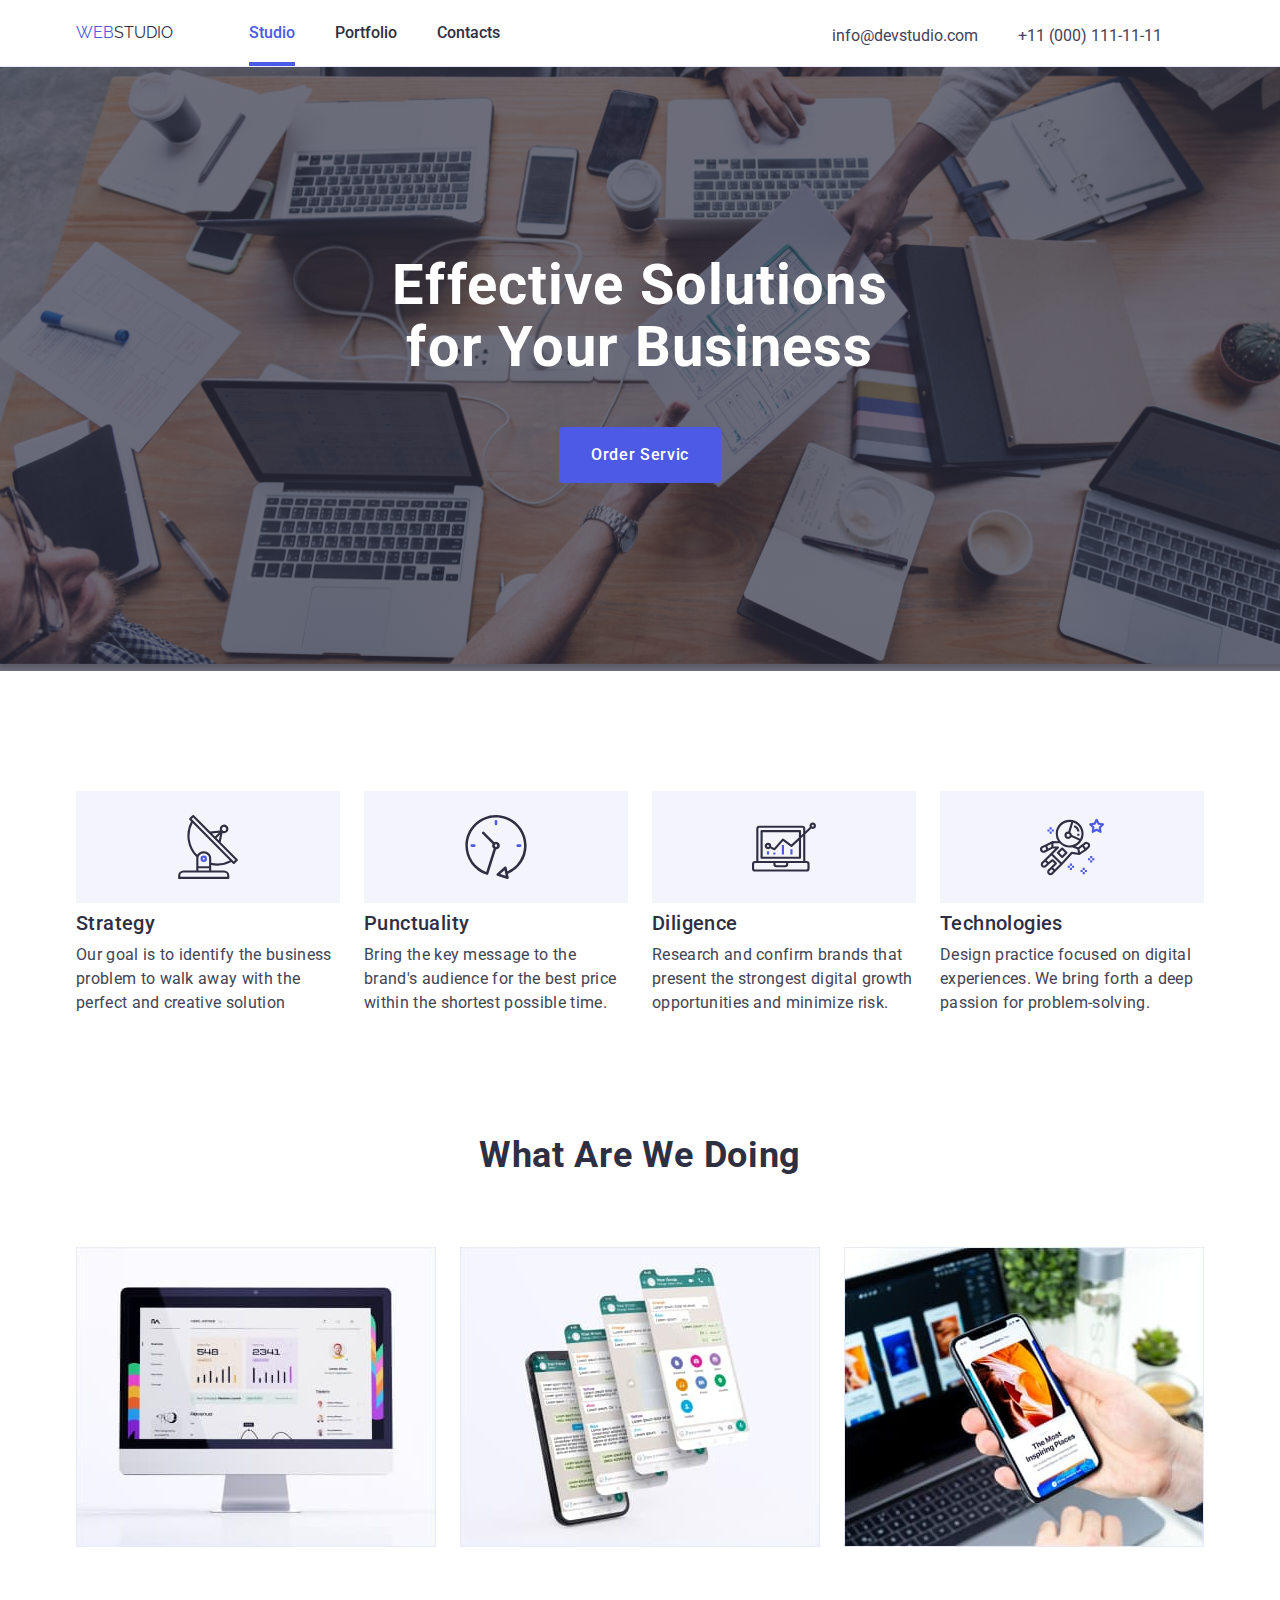
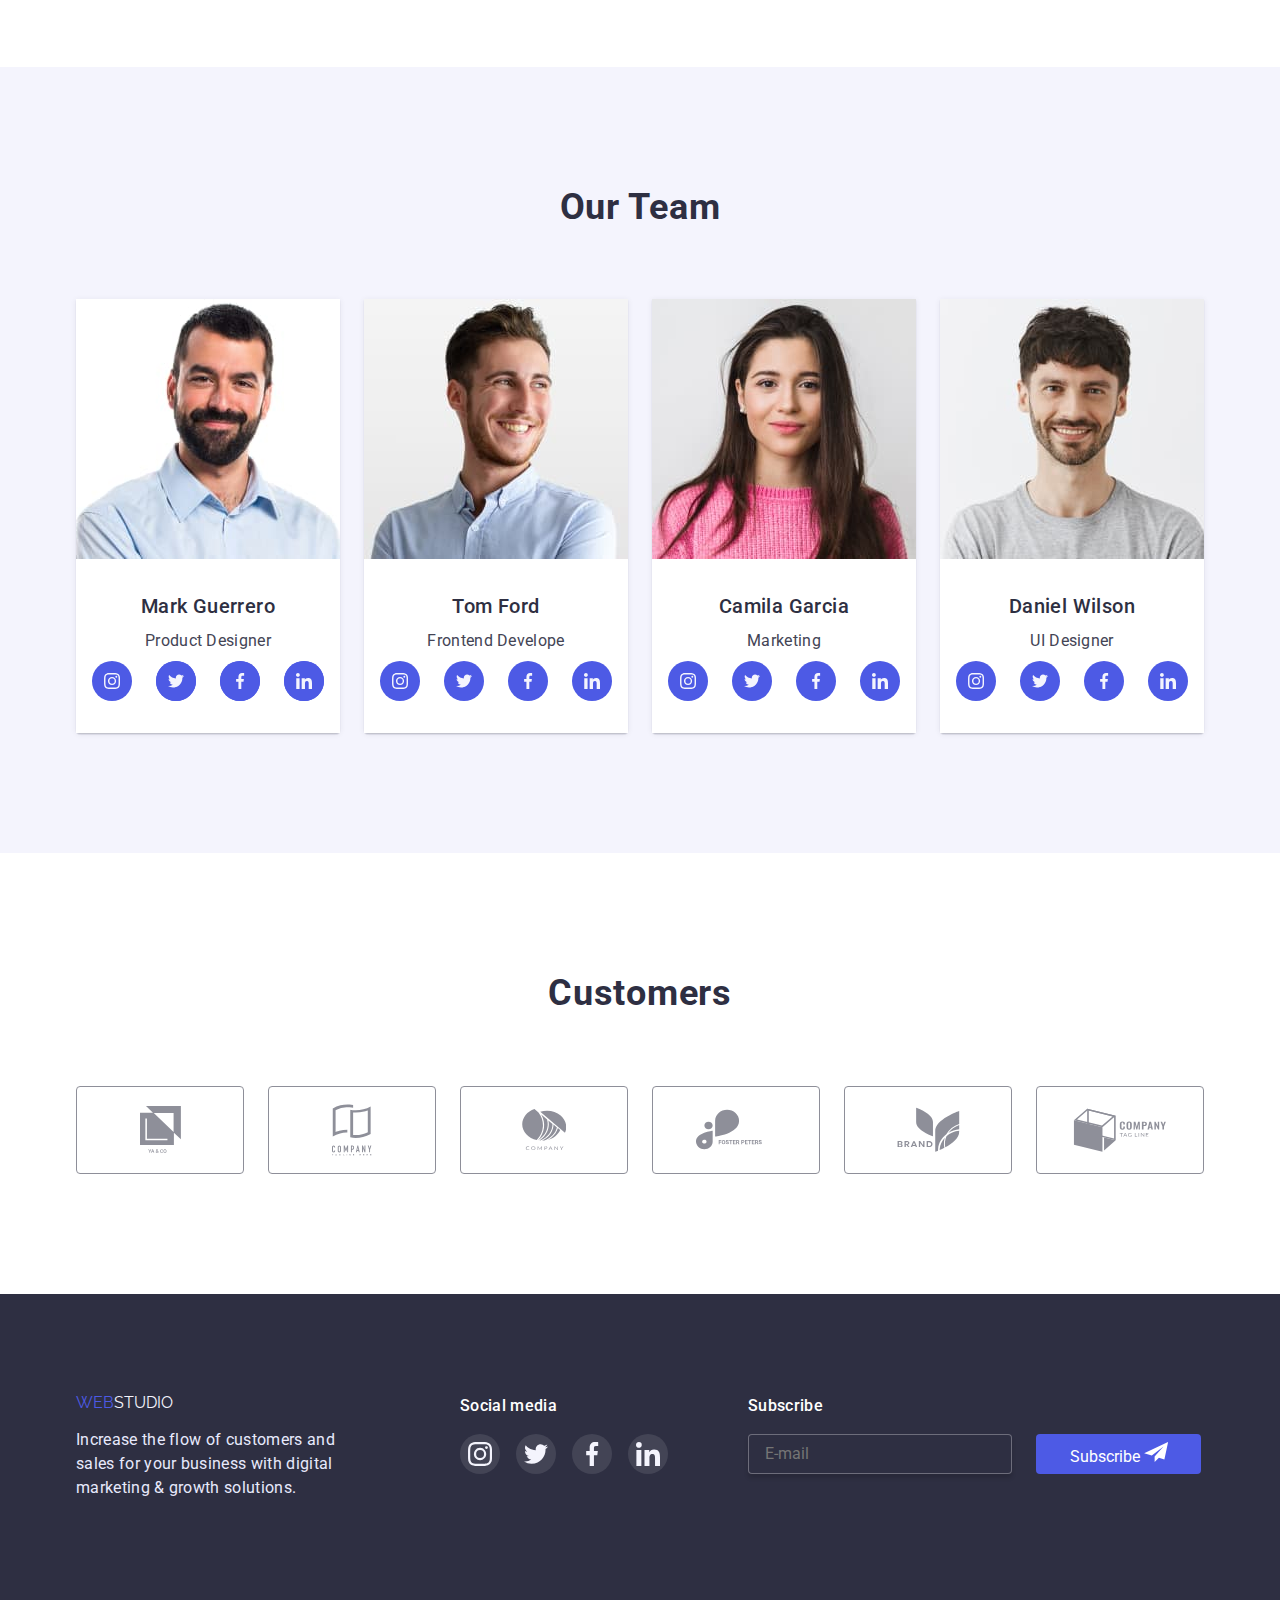
<file: index.html>
<!DOCTYPE html>
<html lang="en">
  <head>
    <meta charset="UTF-8" />
    <meta http-equiv="X-UA-Compatible" content="IE=edge" />
    <meta name="viewport" content="width=device-width, initial-scale=1.0" />
    <title>goit-markup-hw-01</title>
    <!-- Fonts -->
    <link rel="preconnect" href="https://fonts.googleapis.com">
    <link rel="preconnect" href="https://fonts.googleapis.com">
    <link rel="preconnect" href="https://fonts.gstatic.com" crossorigin>
    <link href="https://fonts.googleapis.com/css2?family=Raleway:wght@800&family=Roboto:wght@400;500;700;900&display=swap" 
    rel="stylesheet">
    <!-- Modern Normalize -->
    <link rel="stylesheet" 
    href="https://cdn.jsdelivr.net/npm/modern-normalize@1.1.0/modern-normalize.min.css">
    <!-- Custom Styles -->
    <link rel="stylesheet" href="./css/styles.css">
  </head>
  <body>
    <header class="header">
        <div class="container flex-list">
            <nav class="flex-list">
            <a href="" class="logo"><span class="logo-color-1">WEB</span><span class="logo-color-dark">STUDIO</span></a>
            <ul class="navigation-general flex-list">
                <li><a href="./index.html" class="navigation current studio">Studio</a></li>
                <li><a href="./portfolio.html" class="navigation">Portfolio</a> </li>
                <li><a href="" class="navigation">Contacts</a></li>
            </ul>
                  </nav>
                  <address>
            <ul class="contacts-general flex-list">
                <li><a href="mailto:info@devstudio.com" class="contacts" >info@devstudio.com</a> </li>
                <li><a href="tel:+11(000)111-11-11" class="contacts">+11 (000) 111-11-11</a></li>
            </ul>
                  </address>
        </div>
    </header>
    <main>
        <!-- hero -->
        <div class="hero">
            <h1 class="title">Effective Solutions
                for Your Business
            </h1>

            <button type="button" class="button-main" data-modal-open>Order Servic</button>
            <div class="backdrop is-hidden" data-modal>
                <div class="modal">
                    <div class="modal-container">
                        <button class="close-btn" type="button" data-modal-close>
                            <svg class="close-icon" width="8" height="8">
                                <use href="./images/close-black.svg#close-black"></use>
                            </svg>
                        </button>
                        <p class="modal-title" >Leave your contacts and we will call you back</p>
                        <form name="contacts_form">
                            <div class="form-field">
                                <label class="form-title" for="user_name">Name</label>
                                <input class="name-box"
                                 type="text"
                                  name="user_name"
                                   id="user_name"
                                   placeholder="">
                                <svg class="person-icon" width="8" height="8">
                                    <use href="./images/icons.svg#Vector"></use>
                                </svg>
                            </div>
                            <div class="form-field" bis_skin_checked="1">
                                <label class="form-title" for="phone">Phone</label>
                                <input class="name-box"
                                    type="text"
                                    name="phone"
                                    id="phone"
                                    placeholder="">
                                <svg class="tell-icon" width="8" height="8">
                                    <use href="./images/icons.svg#tel"></use>
                                </svg>
                            </div>
                            <div class="form-field">
                                <label class="form-title" for="mail">Email</label>
                                <input class="name-box"
                                 type="email" 
                                 name="mail" 
                                 id="mail"
                                 placeholder="">
                                <svg class="mail-icon" width="8" height="8">
                                    <use href="./images/icons.svg#mail"></use>
                                </svg>
                            </div>
                            <div class="form-field">
                                <label class="form-title" for="comment">Comment</label>
                                <textarea class="comment-box"
                                style="width:360px; height:120px;" 
                                name="comment"
                                 id="comment" 
                                 placeholder="Text input">
                                </textarea>
                            </div>
                            <div class="modal-pr">
                                <input type="checkbox" class="check-box" id="check_box" name="checkbox">
                                <label class="privacy" for="check_box">I accept the terms and conditions of the
                                </label>
                                    <p class="privacy"><a class="privacy-link" href="">Privacy Policy</a></p>
                            </div>
                            <button class="modal-sub-btn" type="submit">Send</button>
                        </form>
                    </div>
                </div>
            </div>
        </div>
        <!-- section 1/2 -->
       <section class="section-two">
        <div class="container">
            <h2 class="visually-hidden">our advantages</h2>
            <ul class="flex-list list-section-one">
                <li class="flex-list-a">
                    <div class="social-icon">
                        <svg width="64" height="64">
                            <use href="./images/icons.svg#antenna-1"></use>
                        </svg>
                    </div>
                    <h3 class="advantages">Strategy</h3>
                    <p class="description">Our goal is to identify the business
                problem to walk away with the perfect and creative solution</p>
                </li>
                <li class="flex-list-a">
                    <div class="social-icon">
                        <svg width="64" height="64">
                            <use href="./images/icons.svg#clock-1"></use>
                        </svg>
                    </div>
                    <h3  class="advantages">Punctuality</h3>
                    <p class="description">Bring the key message to the brand's
                    audience for the best price within the shortest possible time.</p>
                </li>
                <li class="flex-list-a">
                    <div class="social-icon">
                        <svg width="64" height="64">
                            <use href="./images/icons.svg#diagram-1"></use>
                        </svg>
                    </div>
                    <h3  class="advantages">Diligence</h3>
                    <p class="description">Research and confirm brands that present the
                 strongest digital growth opportunities and minimize risk.</p>
                </li>
                <li class="flex-list-a">
                    <div class="social-icon">
                        <svg width="64" height="64">
                            <use href="./images/icons.svg#astronaut-1"></use>
                        </svg>
                    </div>
                    <h3  class="advantages">Technologies</h3>
                    <p class="description">Design practice focused on digital experiences.
                 We bring forth a deep passion for problem-solving.</p>
                </li>
            </ul>
        </div>
       </section>
       <!-- section 3 -->
        <section class="section-three">
            <div class="container">
                <h2 class="title-section">What are we doing</h2>
                <ul class="flex-list image-list">
                    <li><img src="./images/img1.jpg" alt="statistics" width="360" height="300"></li>
                    <li><img src="./images/img2.jpg" alt="chatting" width="360" height="300"></li>
                    <li><img src="./images/img3.jpg" alt="inspiriting places" width="360" height="300"></li>
                </ul>
            </div>
        </section>        
        <!-- section 4 -->
        <section class="banner-grey section-four">
            <div class="container">
                <h2 class="title-section">Our Team</h2>
                <ul class="flex-list flex-elements">
                    <li class="member-list"><img src="./images/member1.jpg" alt="member 1" width="264" height="260">
                        <div class="member">
                            <h3 class="name">Mark Guerrero</h3>
                            <p class="photo-description"> Product Designer</p>
                            <div>
                                <ul class="social-list">
                                    <li class=" social-first-item">
                                        <a class="social-bg" href="">
                                            <svg width="16" height="16">
                                                <use href="./images/icons.svg#instagram-2"></use>
                                            </svg>
                                        </a>
                                    </li>
                                    <li class="social-bg">
                                        <a class="social-bg" href="">
                                            <svg width="16" height="16">
                                                <use href="./images/icons.svg#twitter-1"></use>
                                            </svg>
                                        </a>
                                    </li>
                                    <li class="social-bg">
                                        <a class="social-bg" href="">
                                            <svg width="16" height="16">
                                                <use href="./images/icons.svg#facebook-1"></use>
                                            </svg>
                                        </a> 
                                    </li>
                                    <li class="social-bg">
                                        <a class="social-bg" href="">
                                            <svg width="16" height="16">
                                                <use href="./images/icons.svg#linkedin-1"></use>
                                            </svg>
                                        </a>
                                    </li>
                                </ul>
                            </div>
                        </div></li>
                    <li class="member-list"><img src="./images/member2.jpg" alt="member 2" width="264" height="260">
                        <div class="member">
                            <h3 class="name">Tom Ford</h3>
                            <p class="photo-description"> Frontend Develope</p>
                            <div>
                                <ul class="social-list">
                                    <li class="social-first-item">
                                        <a class="social-bg" href="">
                                            <svg width="16" height="16">
                                                <use href="./images/icons.svg#instagram-2"></use>
                                            </svg>
                                        </a>
                                    </li>
                                    <li>
                                        <a class="social-bg" href="">
                                            <svg width="16" height="16">
                                                <use href="./images/icons.svg#twitter-1"></use>
                                            </svg>
                                        </a>
                                    </li>
                                    <li>
                                        <a class="social-bg" href="">
                                            <svg width="16" height="16">
                                                <use href="./images/icons.svg#facebook-1"></use>
                                            </svg>
                                        </a> 
                                    </li>
                                    <li>
                                        <a class="social-bg" href="">
                                            <svg width="16" height="16">
                                                <use href="./images/icons.svg#linkedin-1"></use>
                                            </svg>
                                        </a>
                                    </li>
                                </ul>
                            </div>
                        </div></li>
                    <li class="member-list"><img src="./images/member3.jpg" alt="member 3" width="264" height="260">
                            <div class="member">
                                <h3 class="name">Camila Garcia</h3>
                                <p class="photo-description"> Marketing</p>
                                <div>
                                    <ul class="social-list">
                                        <li class="social-first-item">
                                            <a class="social-bg" href="">
                                                <svg width="16" height="16">
                                                    <use href="./images/icons.svg#instagram-2"></use>
                                                </svg>
                                            </a>
                                        </li>
                                        <li>
                                            <a class="social-bg" href="">
                                                <svg width="16" height="16">
                                                    <use href="./images/icons.svg#twitter-1"></use>
                                                </svg>
                                            </a>
                                        </li>
                                        <li>
                                            <a class="social-bg" href="">
                                                <svg width="16" height="16">
                                                    <use href="./images/icons.svg#facebook-1"></use>
                                                </svg>
                                            </a> 
                                        </li>
                                        <li>
                                            <a class="social-bg" href="">
                                                <svg width="16" height="16">
                                                    <use href="./images/icons.svg#linkedin-1"></use>
                                                </svg>
                                            </a>
                                        </li>
                                    </ul>
                                </div>
                            </div></li>
                    <li class="member-list"><img src="./images/member4.jpg" alt="member 4" width="264" height="260">
                            <div class="member">
                                <h3 class="name">Daniel Wilson</h3>
                                <p class="photo-description"> UI Designer</p>
                                <div>
                                    <ul class="social-list">
                                        <li class="social-first-item">
                                            <a class="social-bg" href="">
                                                <svg class width="16" height="16">
                                                    <use href="./images/icons.svg#instagram-2"></use>
                                                </svg>
                                            </a>
                                        </li>
                                        <li>
                                            <a class="social-bg" href="">
                                                <svg class width="16" height="16">
                                                    <use href="./images/icons.svg#twitter-1"></use>
                                                </svg>
                                            </a>
                                        </li>
                                        <li>
                                            <a class="social-bg" href="">
                                                <svg class width="16" height="16">
                                                    <use href="./images/icons.svg#facebook-1"></use>
                                                </svg>
                                            </a> 
                                        </li>
                                        <li>
                                            <a class="social-bg" href="">
                                                <svg class width="16" height="16">
                                                    <use href="./images/icons.svg#linkedin-1"></use>
                                                </svg>
                                            </a>
                                        </li>
                                    </ul>
                                </div>
                            </div></li>
                       
                </ul>
            </div>
        </section>
        <!-- section 5 -->
        <section class="section-five">
            <div class="container">
                <h2 class="title-section">Customers</h2>
                <ul class="brands-list">
                    <li>
                            <a class="link-h" href="" aria-label="group" target="_blank" rel="noopener noreferrer">
                                <svg class="svg-five" width="41" height="47">
                                    <use href="./images/icons.svg#group"></use>
                                </svg>
                            </a>
                    </li>
                    <li>
                        <a class="link-h" href="">
                            <svg class="svg-five" width="40" height="52">
                                <use href="./images/icons.svg#group-1"></use>
                            </svg>
                        </a>                        
                    </li>
                    <li>
                        <a class="link-h" href="">
                            <svg class="svg-five" width="44" height="41">
                                <use href="./images/icons.svg#group-2"></use>
                            </svg>
                        </a>                       
                    </li>
                    <li>
                        <a class="link-h" href="">
                            <svg class="svg-five" width="81" height="41">
                                <use href="./images/icons.svg#group-3"></use>
                            </svg>
                        </a>
                    </li>
                    <li>
                        <a class="link-h" href="">
                            <svg class="svg-five" width="63" height="45">
                                <use href="./images/icons.svg#group-4"></use>
                            </svg>
                        </a>
                    </li>
                    <li>
                        <a class="link-h" href="">
                            <svg class="svg-five" width="94" height="44">
                                <use href="./images/icons.svg#group-5"></use>
                            </svg>
                        </a>
                    </li>
                </ul>
            </div>
        </section>  
    </main>
    <footer class="footer">
        <div class="container" style="display:flex;">
                    <div class="footer-div">
                        <a href="" class="logo"><span class="logo-color-1">WEB</span><span class="logo-color-light">STUDIO</span></a>
                        <p class="footer-description"> Increase the flow of customers and sales for your business with digital marketing & growth solutions.</p>
                    </div>
                    <div class="container-footer footer-div">
                        <span class="footer-title">Social media</span>
                        <ul class="social-list-footer">
                            <li>
                                <a class="footer-link social-bg-footer" href="">
                                    <svg width="24" height="24">
                                        <use href="./images/icons.svg#instagram-2"></use>
                                    </svg>
                                </a>
                            </li>
                            <li>
                                <a class="footer-link social-bg-footer " href="">
                                    <svg width="24" height="24">
                                        <use href="./images/icons.svg#twitter-1"></use>
                                    </svg>
                                </a>
                            </li>
                            <li>
                                <a class="footer-link social-bg-footer " href="">
                                    <svg width="24" height="24">
                                        <use href="./images/icons.svg#facebook-1"></use>
                                    </svg>
                                </a>
                            </li>
                            <li>
                                <a class="footer-link social-bg-footer " href="">
                                    <svg width="24" height="24">
                                        <use href="./images/icons.svg#linkedin-1"></use>
                                    </svg>
                                </a>
                            </li>
                        </ul>
                    </div>
                    <div class="subscribe">
                        <span class="footer-title" >Subscribe</span>
                                <form class="footer-form" name="subscribe_form">
                                    <label>
                                        <input class="footer-box" 
                                        type="email" minlength="3"
                                        placeholder="E-mail">
                                    </label>
                                    <button class="subs-btn" type="submit">
                                        Subscribe
                                        <svg class="send-icon" width="24" height="20">
                                            <use href="./images/icons.svg#icon-send"></use>
                                        </svg>
                                    </button>
                                </form>
                    </div>
        </div>
        
    </footer>
    <script src="./js/modal.js"></script>
  </body>
</html>
</file>
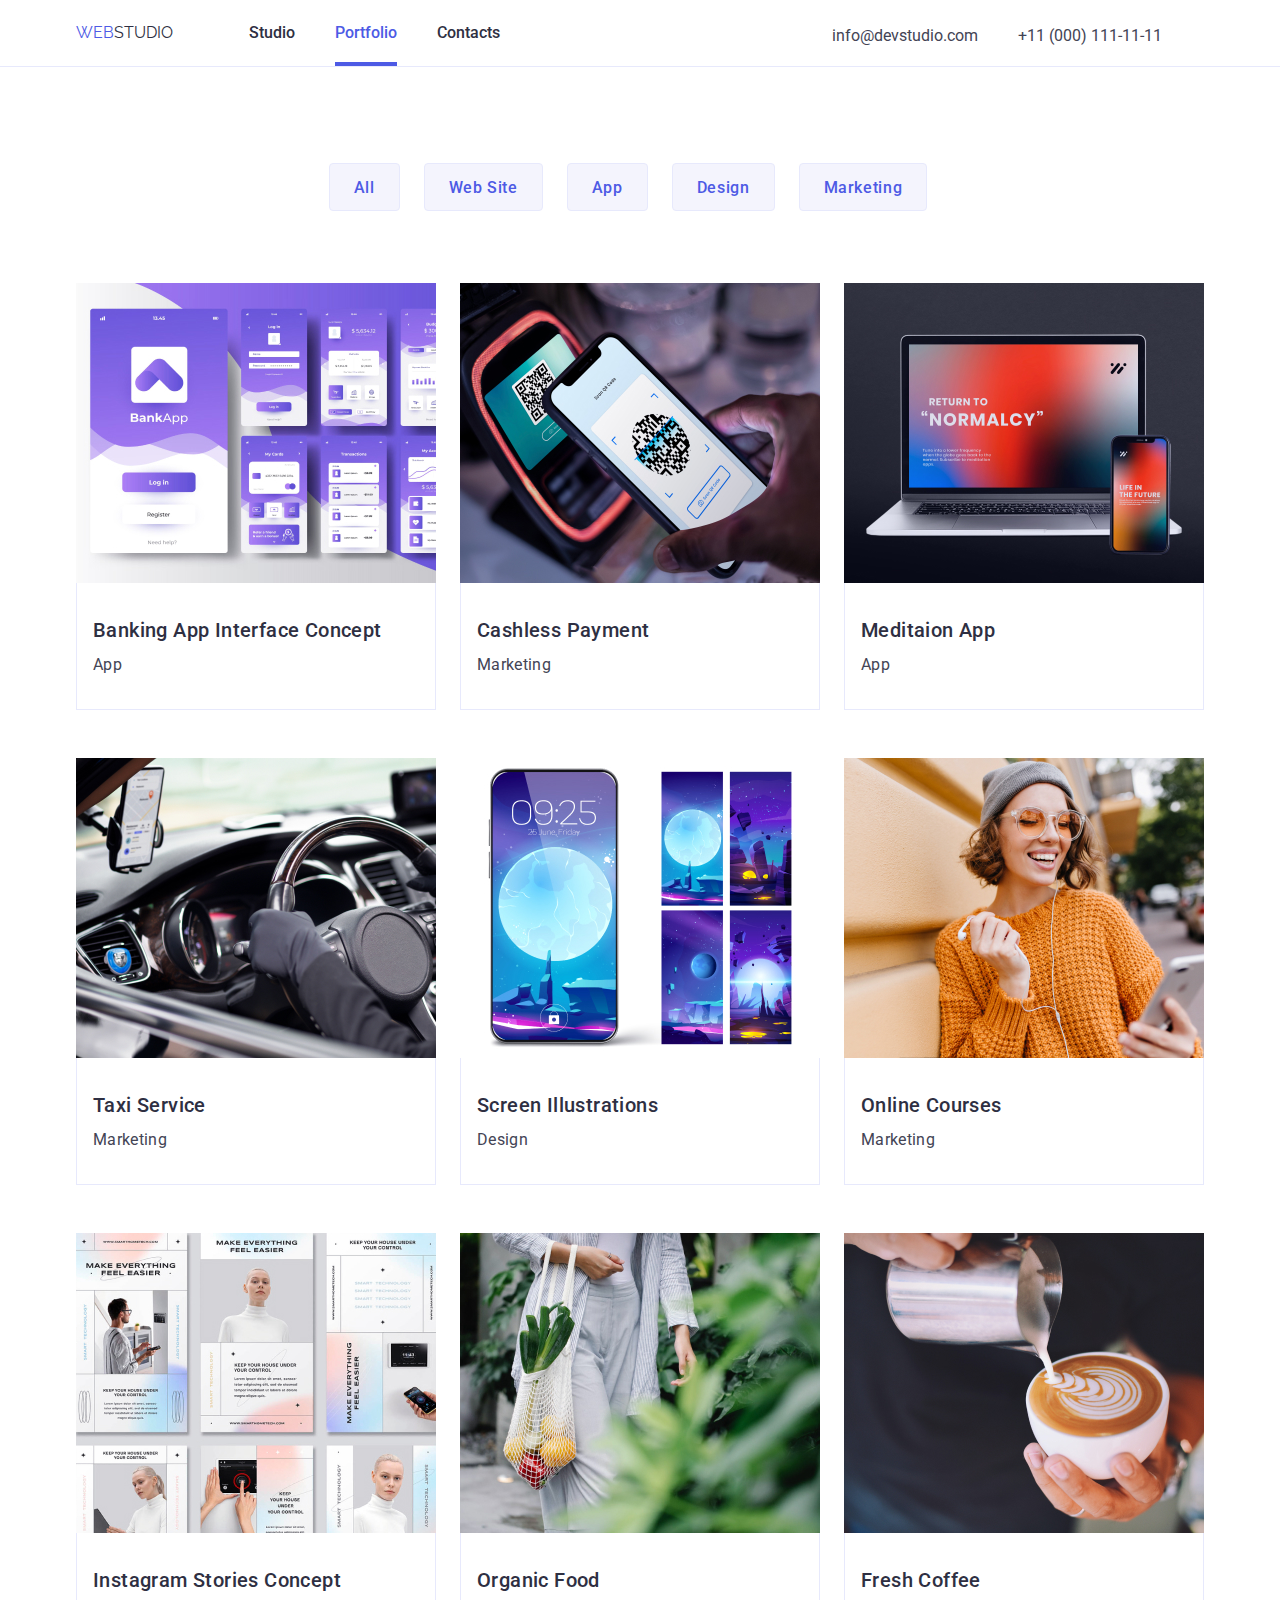
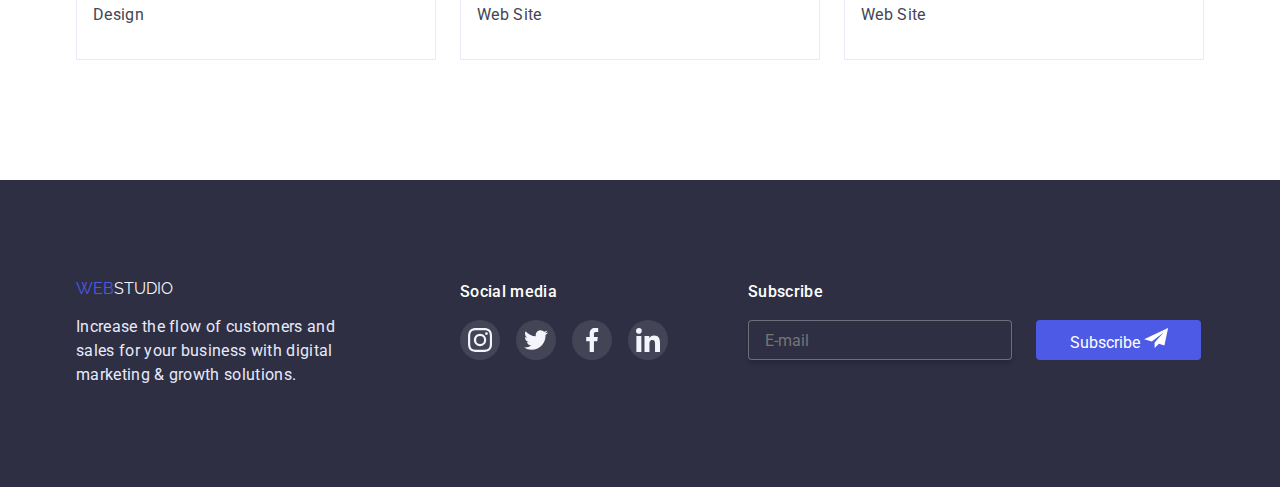
<file: portfolio.html>
<!DOCTYPE html>
<html lang="en">
<head>
    <meta charset="UTF-8">
    <meta http-equiv="X-UA-Compatible" content="IE=edge">
    <meta name="viewport" content="width=device-width, initial-scale=1.0">
    <title>goit-markup-hw-02</title>
    <!-- Fonts -->
    <link rel="preconnect" href="https://fonts.googleapis.com">
    <link rel="preconnect" href="https://fonts.googleapis.com">
    <link rel="preconnect" href="https://fonts.gstatic.com" crossorigin>
    <link href="https://fonts.googleapis.com/css2?family=Raleway:wght@800&family=Roboto:wght@400;500;700;900&display=swap" 
    rel="stylesheet">
    <!-- Modern Normalize -->
    <link rel="stylesheet" 
    href="https://cdn.jsdelivr.net/npm/modern-normalize@1.1.0/modern-normalize.min.css">
    <!-- Custom Styles -->
    <link rel="stylesheet" href="./css/styles.css">
</head>
<body>
    <header class="header">
        <div class="container flex-list">
            <nav class="flex-list">
            <a href="" class="logo"><span class="logo-color-1">WEB</span><span class="logo-color-dark">STUDIO</span></a>
            <ul class="navigation-general flex-list">
                <li><a href="./index.html" class="navigation">Studio</a></li>
                <li><a href="./portfolio.html" class="navigation current portfolio">Portfolio</a> </li>
                <li><a href="" class="navigation">Contacts</a></li>
            </ul>
                  </nav>
                  <address>
            <ul class="contacts-general flex-list">
                <li><a href="mailto:info@devstudio.com" class="contacts mail" >info@devstudio.com</a> </li>
                <li><a href="tel:+11(000)111-11-11" class="contacts">+11 (000) 111-11-11</a></li>
            </ul>
                  </address>
        </div>
    </header>
    <main>
        <section class="portfolio-section">
            <div class="container">
                <h1  class="visually-hidden">Content</h1>
                <ul class="portfolio-btn flex-list">
                    <li class="btn-general"><button type="button" class="navigation-btn">All</button></li>
                    <li class="btn-general"><button type="button" class="navigation-btn">Web Site</button></li>
                    <li class="btn-general"><button type="button" class="navigation-btn">App</button></li>
                    <li class="btn-general"><button type="button" class="navigation-btn">Design</button></li>
                    <li class="btn-general"><button type="button" class="navigation-btn">Marketing</button></li>
                </ul>
                <ul class="portfolio-list">
                    <li>
                        <a href="" class="project-card">
                            <div class="product-thumb">
                                <img src="./images/bankapp.jpg" alt="Banking App" width="360" height="300">
                                <div class="product-overlay">
                                    <p class="txt">14 Stylish and User-Friendly App Design Concepts ·
                                        Task Manager App · Calorie Tracker App · Exotic Fruit Ecommerce App ·
                                        Cloud Storage App
                                    </p>
                                </div>
                            </div>
                            <div class="service">
                                <h2 class="service-title">Banking App Interface Concept</h2>
                                <p class="service-topic">App</p>
                            </div>
                        </a>
                    </li>
                    <li>
                        <a href="" class="project-card">
                                <div class="product-thumb">
                                    <img src="./images/cashlesspayment.jpg" alt="Cashless Payment"  width="360" height="300"/>
                                    <div class="product-overlay">
                                        <p class="txt">14 Stylish and User-Friendly App Design Concepts ·
                                            Task Manager App · Calorie Tracker App · Exotic Fruit Ecommerce App ·
                                            Cloud Storage App
                                        </p>
                                    </div>
                                </div>
                                 <div class="service">
                                     <h2 class="service-title">Cashless Payment</h2>
                                     <p class="service-topic">Marketing</p>
                                 </div>
                        </a>     
                    </li>                 
                    <li>
                        <a href="" class="project-card">
                            <div class="product-thumb">
                                <img src="./images/meditationapp.jpg" alt="Meditaion App"  width="360" height="300">
                                <div class="product-overlay">
                                    <p class="txt">14 Stylish and User-Friendly App Design Concepts ·
                                        Task Manager App · Calorie Tracker App · Exotic Fruit Ecommerce App ·
                                        Cloud Storage App
                                    </p>
                                </div>
                            </div>
                            <div class="service">
                                <h2 class="service-title">Meditaion App</h2>
                                <p class="service-topic">App</p>
                            </div>
                        </a>
                    </li>
                    <li>
                        <a href="" class="project-card">
                            <div class="product-thumb">
                                <img src="./images/taxiservice.jpg" alt="Taxi Service" width="360" height="300">
                                <div class="product-overlay">
                                    <p class="txt">14 Stylish and User-Friendly App Design Concepts ·
                                        Task Manager App · Calorie Tracker App · Exotic Fruit Ecommerce App ·
                                        Cloud Storage App
                                    </p>
                                </div>
                            </div>
                            <div class="service">
                                <h2 class="service-title">Taxi Service</h2>
                                <p class="service-topic">Marketing</p>
                            </div>
                        </a>
                    </li>
                    <li>
                        <a href="" class="project-card">
                            <div class="product-thumb">
                                <img src="./images/screenillustrator.jpg" alt="Screen Illustrations"  width="360" height="300">
                                <div class="product-overlay">
                                    <p class="txt">14 Stylish and User-Friendly App Design Concepts ·
                                        Task Manager App · Calorie Tracker App · Exotic Fruit Ecommerce App ·
                                        Cloud Storage App
                                    </p>
                                </div>
                            </div>
                            <div class="service">
                                <h2 class="service-title">Screen Illustrations</h2>
                                <p class="service-topic">Design</p>
                            </div>
                        </a>
                    </li>
                    <li>
                        <a href="" class="project-card">
                           <div class="product-thumb">
                               <img src="./images/onlinecourses.jpg" alt="Online Courses"  width="360" height="300">
                               <div class="product-overlay">
                                <p class="txt">14 Stylish and User-Friendly App Design Concepts ·
                                    Task Manager App · Calorie Tracker App · Exotic Fruit Ecommerce App ·
                                    Cloud Storage App
                                </p>
                                                       </div>
                           </div>
                           <div class="service">
                               <h2 class="service-title">Online Courses</h2>
                               <p class="service-topic">Marketing</p>
                            </div>
                        </a>
                    </li>
                    <li>
                        <a href="" class="project-card">
                            <div class="product-thumb">
                                <img class="images" src="./images/instagram.jpg" alt="Instagram Stories Concept" width="360" height="300">
                                <div class="product-overlay">
                                    <p class="txt">14 Stylish and User-Friendly App Design Concepts ·
                                        Task Manager App · Calorie Tracker App · Exotic Fruit Ecommerce App ·
                                        Cloud Storage App
                                    </p>
                                </div>
                            </div>
                            <div class="service">
                                 <h2 class="service-title">Instagram Stories Concept</h2>
                                 <p class="service-topic">Design</p>
                            </div>
                        </a>
                    </li>
                    <li>
                        <a href="" class="project-card">
                            <div class="product-thumb">
                                <img class="images" src="./images/organic.jpg" alt="Organic Food"  width="360" height="300">
                                <div class="product-overlay">
                                    <p class="txt">14 Stylish and User-Friendly App Design Concepts ·
                                        Task Manager App · Calorie Tracker App · Exotic Fruit Ecommerce App ·
                                        Cloud Storage App
                                    </p>
                                </div>
                            </div>
                            <div class="service">
                                <h2 class="service-title">Organic Food</h2>
                                <p class="service-topic">Web Site</p>
                            </div>
                        </a>
                    </li>
                    <li>
                        <a href="" class="project-card">
                            <div class="product-thumb">
                                <img class="images" src="./images/freshcoffee.jpg" alt="Fresh Coffee"  width="360" height="300">
                                <div class="product-overlay">
                                    <p class="txt">14 Stylish and User-Friendly App Design Concepts ·
                                        Task Manager App · Calorie Tracker App · Exotic Fruit Ecommerce App ·
                                        Cloud Storage App
                                    </p>
                                </div>
                            </div>
                            <div class="service">
                                <h2 class="service-title">Fresh Coffee</h2>
                                <p class="service-topic">Web Site</p>
                            </div>
                        </a>
                    </li>
                </ul>
            </div>
        </section>
    </main>
    <footer class="footer">
        <div class="container" style="display:flex;">
                    <div class="footer-div">
                        <a href="" class="logo"><span class="logo-color-1">WEB</span><span class="logo-color-light">STUDIO</span></a>
                        <p class="footer-description"> Increase the flow of customers and sales for your business with digital marketing & growth solutions.</p>
                    </div>
                    <div class="container-footer footer-div">
                        <span class="footer-title">Social media</span>
                        <ul class="social-list-footer">
                            <li>
                                <a class="footer-link social-bg-footer" href="">
                                    <svg width="24" height="24">
                                        <use href="./images/icons.svg#instagram-2"></use>
                                    </svg>
                                </a>
                            </li>
                            <li>
                                <a class="footer-link social-bg-footer " href="">
                                    <svg width="24" height="24">
                                        <use href="./images/icons.svg#twitter-1"></use>
                                    </svg>
                                </a>
                            </li>
                            <li>
                                <a class="footer-link social-bg-footer " href="">
                                    <svg width="24" height="24">
                                        <use href="./images/icons.svg#facebook-1"></use>
                                    </svg>
                                </a>
                            </li>
                            <li>
                                <a class="footer-link social-bg-footer " href="">
                                    <svg width="24" height="24">
                                        <use href="./images/icons.svg#linkedin-1"></use>
                                    </svg>
                                </a>
                            </li>
                        </ul>
                    </div>
                    <div class="subscribe">
                        <span class="footer-title" >Subscribe</span>
                                <form class="footer-form" name="subscribe_form">
                                    <label>
                                        <input class="footer-box" 
                                        type="text" minlength="3"
                                        placeholder="E-mail">
                                    </label>
                                    <button class="subs-btn" type="submit">
                                        Subscribe
                                        <svg class="send-icon" width="24" height="20">
                                            <use href="./images/icons.svg#icon-send"></use>
                                        </svg>
                                    </button>
                                </form>
                        </ul>
                    </div>
        </div>
        
    </footer>
    
</body>
</html>
</file>
<file: css/styles.css>
:root{
    /* Font */

    --main-txt-cl: #434455;
    --focused-txt-cl: #4D5AE5;
    --dark-txt-cl:#2E2F42;
    --grey-txt-cl:#8E8F99;
    --accent-txt-cl:#E7E9FC;
    --light-txt-cl:#F4F4FD;
    --white-txt-cl: #FFFFFF;
    --button-cl:#404BBF;
    

    --success:#31D0AA;
    --success-75:rgba(49, 208, 170, 0.75);
    --success-50:rgba(49, 208, 170, 0.50);
    --success-10:rgba(49, 208, 170, 0.10);


}
h1,
h2,
h3,
h4,
h5,
h6,
p {
 margin: 0;   
}
ul{
    margin: 0;
    padding: 0;
    list-style: none;
}
img{
    display: block;
}
body{
    font-family:"Roboto", sans-serif;
    color: var(--main-txt-cl);
}
.container{
    width: 1158px;
    padding-left: 15px;
    padding-right: 15px;
    margin-left: auto;
    margin-right: auto;
}
.section{
    padding-top: 120px;
    padding-bottom: 120px;
}
/* header */
.header{
    background-color:var(--white-txt-cl);
    padding-top: 24px;
    /* padding-bottom: 24px; */
    border: 1px solid;
    border-color: var(--accent-txt-cl);
    border-left:none;
    border-top: none;
    border-right:none;
    
}
.flex-list{
    display: flex;

}
.logo{
    text-decoration: none;
    font-family: "Raleway", sans-serif;
    margin-right: 76px;
}
.logo-color-1{
    color:var(--focused-txt-cl);
}
.logo-color-dark{
    color: var(--dark-txt-cl);
}
.navigation{
    text-decoration: none;
font-weight: 500;
color:var(--dark-txt-cl);
display: block;
position: relative;
padding-bottom: 24px;

transition-property: color;
transition-duration:  250ms;
transition-timing-function: cubic-bezier(0.4, 0, 0.2, 1);
}

.navigation.current::after{
    content: '';
    position: absolute; 
    bottom: 0;
    display: block;
    width: 100%;
    height: 4px;
    background-color: var(--focused-txt-cl);
    transform: translateY();
}

.portfolio{
    color: var(--focused-txt-cl);
}
.studio{
    color: var(--focused-txt-cl);
}
.navigation:focus{
    color: var(--focused-txt-cl);
}
.navigation:hover{
    color:var(--focused-txt-cl);
}
.navigation-general{
    list-style-type: none;
    gap: 40px;
    padding-right: 332px;
}
.contacts{
    text-decoration: none;
font-size: 16px;
line-height: 1.5;
color:var(--main-txt-cl);
font-style: normal;

transition-property: color;
transition-duration:  250ms;
transition-timing-function: cubic-bezier(0.4, 0, 0.2, 1);
}
.contacts:hover{
    color: var(--focused-txt-cl);
}
.contacts:focus{
    color: var(--focused-txt-cl);
}
.contacts-general{
    list-style-type: none;
    gap: 40px;
}

/* Studio Main Page */
/* section 1/2 */
/* hero */
.title{
    font-weight: 700;
    font-size: 56px;
    line-height: 1.1;
    letter-spacing: 0.02em;
    color: var(--white-txt-cl);
    text-align: center;
    max-width: 498px;
    margin: 0 auto;
    margin-bottom: 48px;
}
.button-main{
    display: inline-block;
    padding: 16px 32px;
    font-weight: 500;
font-size: 16px;
line-height: 1.5;
align-items: center;
letter-spacing: 0.04em;
color: var(--white-txt-cl);
background-color: var(--focused-txt-cl);
cursor: pointer;
border: none;
border-radius: 4px;

transition-property: background-color;
transition-duration:  250ms;
transition-timing-function: cubic-bezier(0.4, 0, 0.2, 1);
}
.button-main:hover,
.button-main:focus{
    background:var(--button-cl);
}
.backdrop{
    position: fixed;
    top: 0;
    left: 0;
    width: 100%;
    height: 100%;
    background-color: rgba(0, 0, 0, 0.5);
    opacity: 1;
    visibility: visible;
    transition: opacity 250ms cubic-bezier(0.4, 0, 0.2, 1),
    visibility 250ms cubic-bezier(0.4, 0, 0.2, 1);
}
.backdrop.is-hidden{
    visibility: hidden;
    opacity: 0;
    pointer-events: none;
}
.modal-container{
    padding-top: 72px;
    padding-left: 24px;
    padding-right: 24px;
    padding-bottom: 24px;

}
.modal{
    position: absolute;
    top: 50%;
    left: 50%;
    transform: translate(-50%,-50%);
    background: var(--white-txt-cl);
    box-shadow: 0px 1px 1px rgba(0, 0, 0, 0.14), 0px 1px 3px rgba(0, 0, 0, 0.12), 0px 2px 1px rgba(0, 0, 0, 0.2);
    border-radius: 4px;
   
}
.hero{
    background-color: var(--dark-txt-cl);
    text-align:center;
    padding-top: 188px;
    padding-bottom: 188px;
    background-image: linear-gradient(rgba(46, 47, 66, 0.7),rgba(46, 47, 66, 0.7)), url(../images/people-office\ 1.jpg);
    background-repeat: no-repeat;
    background-size:cover;
    max-width: 1440px;
    margin-right: auto;
    margin-left: auto;
}
.modal-pr{
    display: flex;
    gap: 8px;
    margin-top: 20px;
    margin-bottom: 24px;
}
.check-box{
   position: absolute;
   opacity: 0;
}
.check-box+label::before{
    content: '';
  display: inline-block;
  width: 16px;
  height: 16px;
  flex-shrink: 0;
  flex-grow: 0;
  border: 1.25px solid #2E2F42;
    border-radius: 2px;
  margin-right: 0.5em;
  background-repeat: no-repeat;
  background-position: center center;
  background-size: 50% 50%;
  cursor: pointer;
    
}
.check-box:checked+label::before {
    border-color: var(--focused-txt-cl);
    background-color: var(--focused-txt-cl);
    background-image: url("data:image/svg+xml,%3csvg xmlns='http://www.w3.org/2000/svg' viewBox='0 0 10 8'%3e%3cpath fill='%23fff' d='M8.44558 0.255056C8.61838 0.089653 8.84834 -0.00178848 9.08693 2.65108e-05C9.32551 0.0018415 9.55407 0.0967713 9.72436 0.264784C9.89466 0.432797 9.99337 0.660752 9.99968 0.900549C10.006 1.14034 9.91939 1.37323 9.75816 1.55005L4.86357 7.70436C4.7794 7.79551 4.67782 7.86865 4.5649 7.91942C4.45198 7.97018 4.33003 7.99754 4.20636 7.99984C4.08268 8.00214 3.95981 7.97935 3.8451 7.93282C3.73038 7.88629 3.62618 7.81698 3.53872 7.72903L0.292827 4.46564C0.202435 4.38096 0.129933 4.27884 0.0796475 4.16537C0.0293621 4.05191 0.00232279 3.92942 0.000143182 3.80522C-0.00203643 3.68102 0.0206883 3.55765 0.0669613 3.44248C0.113234 3.3273 0.182108 3.22267 0.269473 3.13483C0.356838 3.047 0.460905 2.97775 0.575465 2.93123C0.690026 2.88471 0.812734 2.86186 0.936267 2.86405C1.0598 2.86624 1.18163 2.89343 1.29449 2.94398C1.40734 2.99454 1.50892 3.06743 1.59315 3.15831L4.16189 5.73967L8.42227 0.28219C8.42994 0.272694 8.43813 0.263635 8.4468 0.255056H8.44558Z'/%3e%3c/svg%3e");
  }
.modal-title{

width: 360px;
height: 24px;
left: 540px;
top: 152px;
font-family: 'Roboto';
font-style: normal;
font-weight: 500;
font-size: 16px;
line-height: 24px;
text-align: center;
letter-spacing: 0.02em;
color: var(--dark-txt-cl);
margin-bottom: 16px;

}
.close-btn{
    position: absolute;
    border-radius: 50%;
    width: 24px;
    height: 24px;
    cursor: pointer;
    background: #E7E9FC;
    border: 1px solid rgba(0, 0, 0, 0.1);
    padding: 0;
    display: flex;
    justify-content: center;
    align-items: center;
    margin-bottom: 24px;
    top: 5%;
    left: 88%;

    transition-property:background-color fill;
   transition-duration:  250ms;
   transition-timing-function: cubic-bezier(0.4, 0, 0.2, 1);
}
.close-btn:hover,
.close-btn:focus{
    background-color: var(--button-cl);
    fill: var(--white-txt-cl);
}
.close-icon{
    left: 0;
    top: 0;
}
.name-box{
width: 360px;
height: 40px;
left: 0px;
top: 84px;
margin-top: 20px;


border: 1px solid rgba(33, 33, 33, 0.2);
border-radius: 4px;
padding-left: 38px;
outline:none;

transition-property:border color;
transition-duration:  250ms;
transition-timing-function: cubic-bezier(0.4, 0, 0.2, 1);
}
.comment-box::placeholder{
width: 57px;
height: 16px;
left: 16px;
top: 224px;
font-size: 12px;
line-height: 16px;
letter-spacing: 0.04em;
color: rgba(117, 117, 117, 0.5);
}
.comment-box:hover,
.comment-box:focus{
    border:1px solid var(--focused-txt-cl);  
}
.person-icon{
    position: absolute;
    width: 12px;
    height: 12px;
    margin-top: 38px;
    left: 10%;
    top: 18%;

    transition-property:fill;
    transition-duration:  250ms;
    transition-timing-function: cubic-bezier(0.4, 0, 0.2, 1);
}
.tell-icon{
    position: absolute;
    width: 13px;
    height: 13px;
    margin-top: 38px;
    left: 10%;
    top: 29.5%;

    transition-property:fill;
    transition-duration:  250ms;
    transition-timing-function: cubic-bezier(0.4, 0, 0.2, 1);
}
textarea{
    resize: none;

}
.mail-icon{
    position: absolute;
    width: 15px;
    height: 12px;
    margin-top: 38px;
    left: 10%;
    top: 41.5%;

    transition-property:fill;
    transition-duration:  250ms;
    transition-timing-function: cubic-bezier(0.4, 0, 0.2, 1);
} 
.comment-box{
   box-sizing: border-box;
   margin-top: 20px;
   border: 1px solid rgba(33, 33, 33, 0.2);
   padding-left: 16px;
   padding-top: 8px;
   border-radius: 4px;
   outline:none;

   transition-property:border color;
   transition-duration:  250ms;
   transition-timing-function: cubic-bezier(0.4, 0, 0.2, 1);
}
.privacy-link{
    color: var(--focused-txt-cl);
}
.form-title{
    position: absolute; 
    font-size: 12px;
    line-height: 1.5;
    letter-spacing: 0.04em;
    color: var(--grey-txt-cl);
}
.form-field{
    display: flex;
  flex-direction: column;
  margin-bottom: 11px;

    transition-property:fill;
    transition-duration:  250ms;
    transition-timing-function: cubic-bezier(0.4, 0, 0.2, 1);
}

.form-field input:focus,
.form-field input:hover {
    border: 1px solid;
    border-color: var(--focused-txt-cl);
}
.form-field input:focus + svg,
.form-field input:hover + svg {
    fill: var(--focused-txt-cl);
}
.social-icon{
    background-color:var(--light-txt-cl);
    height: 112px;
    margin-bottom: 8px;
    display: flex;
    justify-content: center;
    align-items: center;
   
}
.modal-sub-btn{
    flex-direction: row;
    align-items: flex-start;
    padding: 16px 32px;
    gap: 10px;
    
    width: 169px;
    height: 56px;
    left: 635px;
    top: 584px;
    background: var(--focused-txt-cl);
    box-shadow: 0px 4px 4px rgba(0, 0, 0, 0.15);
    border-radius: 4px;
    cursor: pointer;
    border: none;
/* Button Text */
font-weight: 500;
font-size: 16px;
line-height: 24px;
align-items: center;
text-align: center;
letter-spacing: 0.04em;
color: var(--white-txt-cl);

transition-property: background-color;
transition-duration:  250ms;
transition-timing-function: cubic-bezier(0.4, 0, 0.2, 1);
}
.modal-sub-btn:hover,
.modal-sub-btn:focus{
    background-color:var(--button-cl);
}
.privacy{
    font-weight: 400;
font-size: 12px;
line-height: 16px;
letter-spacing: 0.04em;
display: flex;
color: var(--grey-txt-cl);
}
/* section 2 */
.section-two{
  padding-top: 120px;
  padding-bottom: 120px;
}
.flex-list-a{
    
}
.list-section-one{
gap: 24px;
}
.advantages{
    font-weight: 500;
font-size: 20px;
line-height: 1.2;
letter-spacing: 0.02em;
color:var(--dark-txt-cl);
margin-bottom: 8px;
}
.description{
font-size: 16px;
line-height: 1.5;
letter-spacing: 0.02em;
width: 264px;

}
.visually-hidden {
        position: absolute;
        width: 1px;
        height: 1px;
        margin: -1px;
        border: 0;
        padding: 0;
        
        white-space: nowrap;
        clip-path: inset(100%);
        clip: rect(0 0 0 0);
        overflow: hidden;
}
/* section 3 */
.section-three{
    padding-bottom: 120px;
}
.image-list{
    gap: 24px;
}
.title-section{
    font-weight: 700;
font-size: 36px;
line-height: 1.12;
text-align: center;
letter-spacing: 0.02em;
text-transform: capitalize;
color:var(--dark-txt-cl);
margin-bottom: 72px;
}
/* section 4 */

.section-four{
    padding-top: 120px;
    padding-bottom: 120px;
}
.social-bg{
    background-color:var(--focused-txt-cl) ;
    border-radius: 50%;
    width: 40px;
height: 40px;
justify-content: center;
align-items: center;
display: flex;

transition-property: background-color;
transition-duration:  250ms;
transition-timing-function: cubic-bezier(0.4, 0, 0.2, 1);
}
.social-bg:hover{
    background-color: var(--button-cl);
}
.social-bg:focus{
background-color: var(--button-cl);
}
.social-list{
    display: flex;
    gap: 24px;
    margin-left: 16px;
}
.banner-grey{
    background-color: var(--light-txt-cl);
}
.name{
    font-weight: 500;
font-size: 20px;
line-height: 1.5;
text-align: center;
letter-spacing: 0.02em;
color:var(--dark-txt-cl);
margin-bottom: 8px;
}
.photo-description{
font-size: 16px;
line-height: 1.5;
text-align: center;
letter-spacing: 0.02em;
margin-bottom: 8px;
}
.member{
    background-color:var(--white-txt-cl);
    padding-top: 32px;
    padding-bottom: 32px;
}
.member-list{
    box-shadow: 0px 1px 6px rgba(46, 47, 66, 0.08), 0px 1px 1px rgba(46, 47, 66, 0.16), 0px 2px 1px rgba(46, 47, 66, 0.08);
    border-radius: 0px 0px 4px 4px;
}
/* section 5 */
.section-five{
    padding-top: 120px;
    padding-bottom: 120px;
}

.brands-list{
    display: flex;
    gap: 24px;
}
.link-h{
    display: flex;
    align-items: center;
    justify-content: center;

    width: 168px;
    height: 88px;
    border-radius: 4px;
    border: 1px solid #8E8F99;
    color: #8E8F99; 

}
.link-h:hover,
.link-h:focus{
    border:1px solid var(--focused-txt-cl);
    color:var(--focused-txt-cl);

    transition-property:border color;
    transition-duration:  250ms;
    transition-timing-function: cubic-bezier(0.4, 0, 0.2, 1);
}
.svg-five{
fill: currentColor;
}
/* footer */
.footer{
    background-color:var(--dark-txt-cl);
    padding-top: 100px;
    padding-bottom: 100px;
}
.footer-form{
    display: flex;
    margin-top: 16px;
}

.logo-color-light{
    color: var(--light-txt-cl);
}
.footer-description{

    font-size: 16px;
line-height: 1.5;
letter-spacing: 0.02em;
color:var(--accent-txt-cl);
width: 264px;
height: 72px;
margin-top: 16px;
}
.footer-title{
    width: 96px;
    height: 24px;
    left: 540px;
    top: 2988px;
    font-weight: 500;
    font-size: 16px;
    line-height: 1.5;
    letter-spacing: 0.02em;
    color: var(--white-txt-cl);
}
.social-bg-footer{
    background-color:var(--main-txt-cl) ;
    border-radius: 50%;
    width: 40px;
height: 40px;
margin-top: 16px;
display: flex;
align-items: center;
justify-content: center;

transition-property: background-color;
transition-duration:  250ms;
transition-timing-function: cubic-bezier(0.4, 0, 0.2, 1);
}
.social-bg-footer:hover{
    background-color: var(--success);
}
.social-bg-footer:focus{
    background-color: var(--success);
}
.social-list-footer{
    display: flex;
    gap: 16px;
   
}
.footer-list{
    display: flex;
}
.container-footer{
    margin-left: 120px;
}
.subscribe{
    margin-left: 80px;
    position: relative;
}
.form-section{
    display: flex;
}
.subs-btn{
flex-direction: row;
justify-content: center;
align-items: center;
padding: 8px 24px;
gap: 16px;
background: var(--focused-txt-cl);
border-radius: 4px;
color: var(--white-txt-cl);
width: 165px;
height: 40px;
margin-left: 24px;
cursor: pointer;
border: none;
border-radius: 4px;

transition-property: background-color;
transition-duration:  250ms;
transition-timing-function: cubic-bezier(0.4, 0, 0.2, 1);
}
.subs-btn:hover,
.subs-btn:focus{
    background-color: var(--button-cl);
}
.section-sub{
    display: flex;
    margin-top: 16px;
}
.send-icon{
    fill: var(--white-txt-cl);
}
.footer-box{
    box-sizing: border-box;
    background-color: var(--dark-txt-cl);
    color: var(--white-txt-cl);
    width: 264px;
    height: 40px;
    border: 1px solid rgba(255, 255, 255, 0.3);
    box-shadow: 0px 4px 4px rgba(0, 0, 0, 0.15);
    border-radius: 4px;
    padding-left: 16px;
    outline: none;
}


/* Portfolio Main Page */
.service{
    background-color: var(--white-txt-cl);
    border: 1px solid;
    border-color: var(--accent-txt-cl);
    border-top: none;
    padding-top: 32px;
    padding-bottom: 32px;
    padding-left: 16px;
}
.project-card:hover{
    box-shadow: 0px 3px 1px rgba(0, 0, 0, 0.1), 0px 2px 1px rgba(0, 0, 0, 0.08), 0px 2px 2px rgba(0, 0, 0, 0.12);
  
}
.project-card{
    display: block;
    text-decoration: none;
    color: inherit;

    transition-property:box-shadow;
    transition-duration:  250ms;
    transition-timing-function: cubic-bezier(0.4, 0, 0.2, 1);
}
.project-card:hover .product-text{
    opacity: 1;
}
.project-card:hover .product-overlay{
    transform: translateY(0);
}
.product-thumb{
    position: relative;
    overflow: hidden;
}
.txt{
    position: absolute;
width: 296px;
height: 96px;
left: 32px;
top: 40px;
font-size: 16px;
line-height: 1.5;
letter-spacing: 0.02em;
color: var(--light-txt-cl);
}
.product-overlay{
    position: absolute;
    top: 0;
    left: 0;
    width: 100%;
    height: 100%;
    background-color: #404BBF;
    color: #E7E9FC;
    transform: translateY(100%);
    transition: transform 250ms cubic-bezier(0.4, 0, 0.2, 1);
}
.portfolio-section{
    padding-top: 96px;
    padding-bottom: 120px;
}
.portfolio-btn{
    margin-bottom: 72px;
    justify-content: center;
align-items: center;

}
.navigation-btn{
background: var(--light-txt-cl);
border: 1px solid #E7E9FC;
border-radius: 4px;
font-weight: 500;
font-size: 16px;
line-height: 1.5;
align-items: center;
text-align: center;
letter-spacing: 0.04em;
color: var(--focused-txt-cl);
padding: 12px 24px;
height: 48px;

transition-property:background-color;
    transition-duration:  250ms;
    transition-timing-function: cubic-bezier(0.4, 0, 0.2, 1);

}
.btn-general{
    margin-right: 24px;
    
}
.navigation-btn:hover{
background-color: var(--focused-txt-cl);
color:var(--white-txt-cl);
cursor: pointer;
box-shadow: 0px 3px 1px rgba(0, 0, 0, 0.1), 0px 2px 1px rgba(0, 0, 0, 0.08), 0px 2px 2px rgba(0, 0, 0, 0.12);
}
.navigation-btn:focus{
background-color: var(--focused-txt-cl);
color: var(--white-txt-cl);
cursor: pointer;
box-shadow: 0px 3px 1px rgba(0, 0, 0, 0.1), 0px 2px 1px rgba(0, 0, 0, 0.08), 0px 2px 2px rgba(0, 0, 0, 0.12);
}
.service-title{
    font-weight: 500;
font-size: 20px;
line-height: 1.5;
letter-spacing: 0.02em;
color:var(--dark-txt-cl);
margin-bottom: 8px;
}
.service-topic{
    font-size: 16px;
line-height: 1.5;
letter-spacing: 0.02em;
}
.flex-elements{
    justify-content: space-between;
}
.description-section{
    border: 1px solid;
    border-color: var(--accent-txt-cl);
    border-top: none;
}
.portfolio-sec-82{
    margin-top: 48px;
    margin-bottom: 51px;
}
.portfolio-list{
    flex-wrap: wrap;
    gap: 48px 24px;
    display: flex;
    
}
</file>
